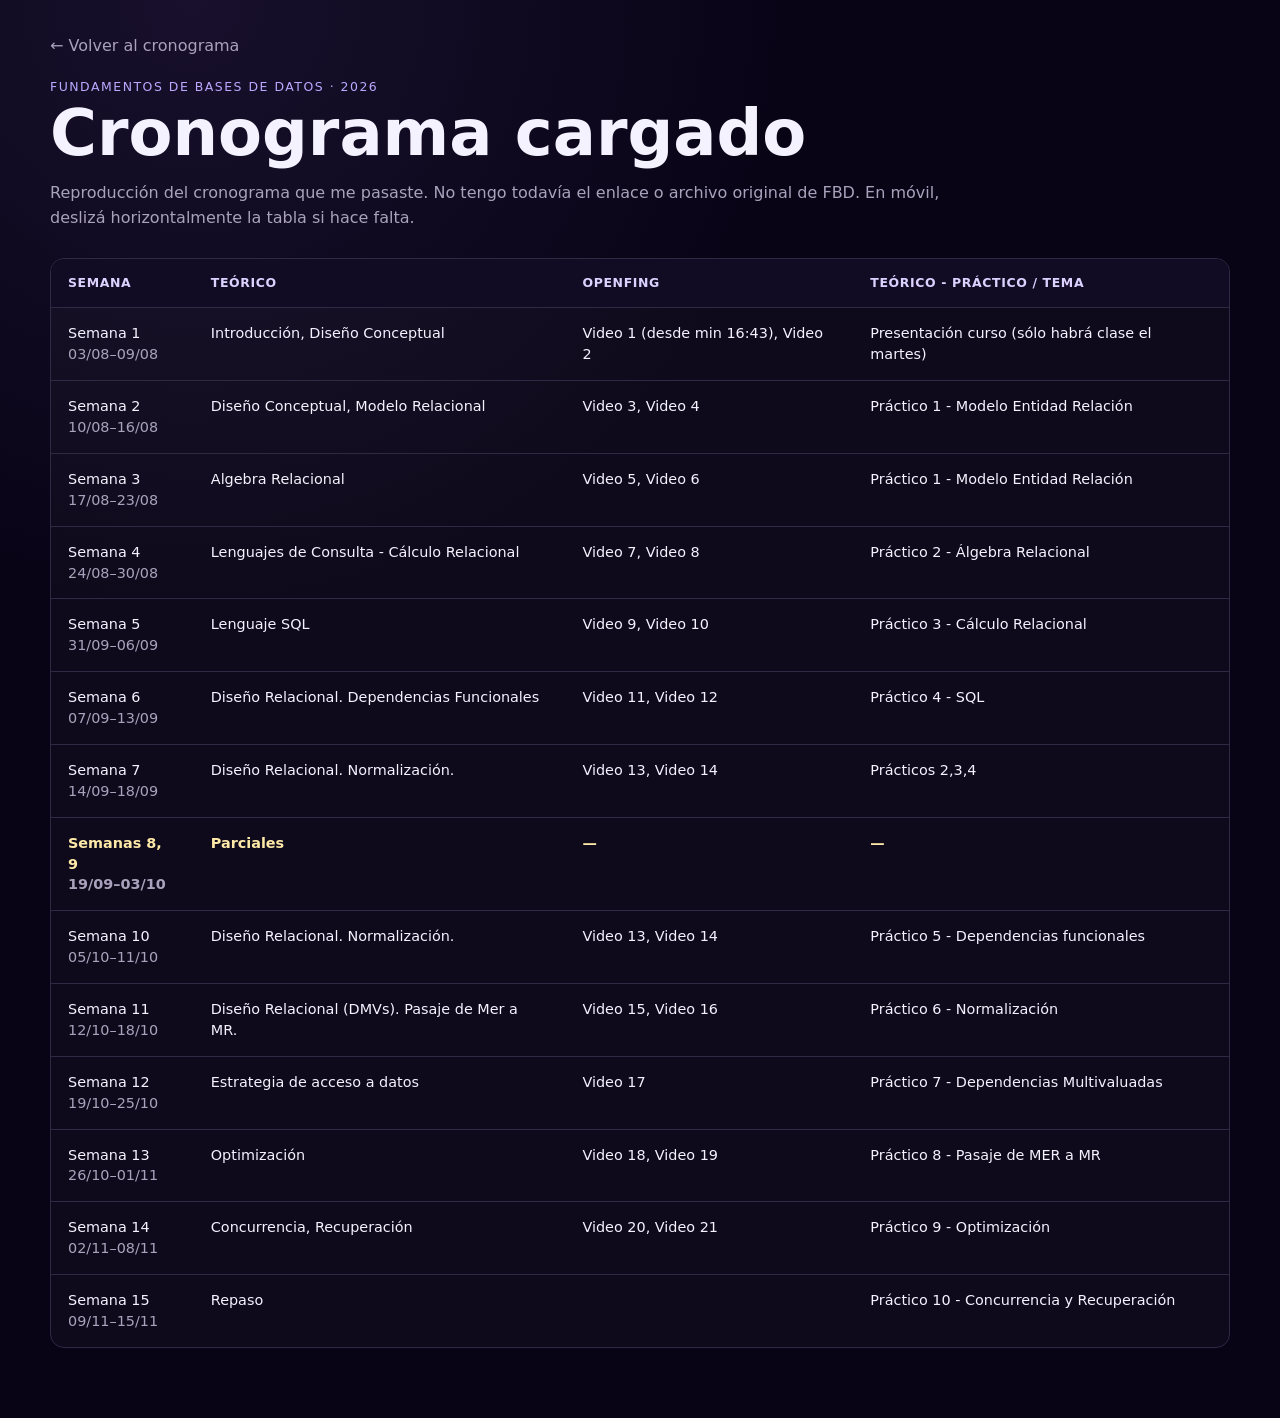
<file: plan/cronogramas/fbd-2026.html>
<!doctype html><html lang="es"><head><meta charset="utf-8"><meta name="viewport" content="width=device-width,initial-scale=1"><title>Cronograma FBD 2026</title><link rel="stylesheet" href="cronograma.css"></head><body><main><a class="back" href="../">← Volver al cronograma</a><p class="eyebrow">Fundamentos de Bases de Datos · 2026</p><h1>Cronograma cargado</h1><p class="note">Reproducción del cronograma que me pasaste. No tengo todavía el enlace o archivo original de FBD. <span class="hint">En móvil, deslizá horizontalmente la tabla si hace falta.</span></p><div class="table-wrap"><table><thead><tr><th>Semana</th><th>Teórico</th><th>OpenFing</th><th>Teórico - Práctico / Tema</th></tr></thead><tbody>
<tr><td>Semana 1<br><span class="muted">03/08–09/08</span></td><td>Introducción, Diseño Conceptual</td><td>Video 1 (desde min 16:43), Video 2</td><td>Presentación curso (sólo habrá clase el martes)</td></tr>
<tr><td>Semana 2<br><span class="muted">10/08–16/08</span></td><td>Diseño Conceptual, Modelo Relacional</td><td>Video 3, Video 4</td><td>Práctico 1 - Modelo Entidad Relación</td></tr>
<tr><td>Semana 3<br><span class="muted">17/08–23/08</span></td><td>Algebra Relacional</td><td>Video 5, Video 6</td><td>Práctico 1 - Modelo Entidad Relación</td></tr>
<tr><td>Semana 4<br><span class="muted">24/08–30/08</span></td><td>Lenguajes de Consulta - Cálculo Relacional</td><td>Video 7, Video 8</td><td>Práctico 2 - Álgebra Relacional</td></tr>
<tr><td>Semana 5<br><span class="muted">31/09–06/09</span></td><td>Lenguaje SQL</td><td>Video 9, Video 10</td><td>Práctico 3 - Cálculo Relacional</td></tr>
<tr><td>Semana 6<br><span class="muted">07/09–13/09</span></td><td>Diseño Relacional. Dependencias Funcionales</td><td>Video 11, Video 12</td><td>Práctico 4 - SQL</td></tr>
<tr><td>Semana 7<br><span class="muted">14/09–18/09</span></td><td>Diseño Relacional. Normalización.</td><td>Video 13, Video 14</td><td>Prácticos 2,3,4</td></tr>
<tr class="special"><td>Semanas 8, 9<br><span class="muted">19/09–03/10</span></td><td>Parciales</td><td>—</td><td>—</td></tr>
<tr><td>Semana 10<br><span class="muted">05/10–11/10</span></td><td>Diseño Relacional. Normalización.</td><td>Video 13, Video 14</td><td>Práctico 5 - Dependencias funcionales</td></tr>
<tr><td>Semana 11<br><span class="muted">12/10–18/10</span></td><td>Diseño Relacional (DMVs). Pasaje de Mer a MR.</td><td>Video 15, Video 16</td><td>Práctico 6 - Normalización</td></tr>
<tr><td>Semana 12<br><span class="muted">19/10–25/10</span></td><td>Estrategia de acceso a datos</td><td>Video 17</td><td>Práctico 7 - Dependencias Multivaluadas</td></tr>
<tr><td>Semana 13<br><span class="muted">26/10–01/11</span></td><td>Optimización</td><td>Video 18, Video 19</td><td>Práctico 8 - Pasaje de MER a MR</td></tr>
<tr><td>Semana 14<br><span class="muted">02/11–08/11</span></td><td>Concurrencia, Recuperación</td><td>Video 20, Video 21</td><td>Práctico 9 - Optimización</td></tr>
<tr><td>Semana 15<br><span class="muted">09/11–15/11</span></td><td>Repaso</td><td></td><td>Práctico 10 - Concurrencia y Recuperación</td></tr>
</tbody></table></div></main></body></html>
</file>
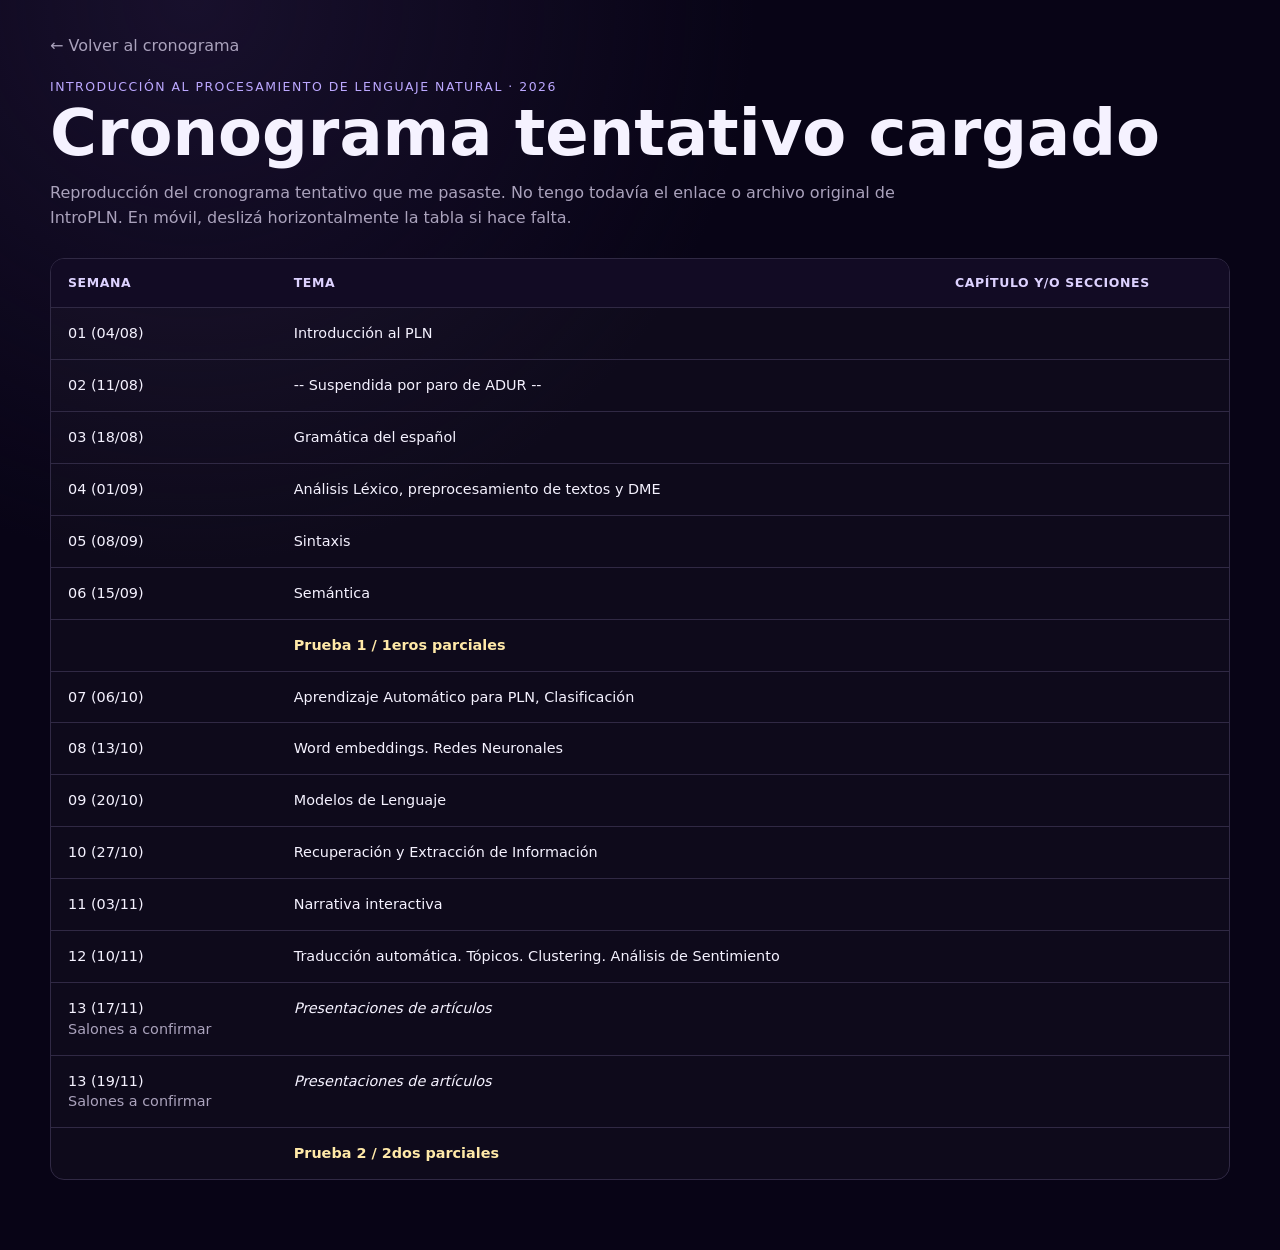
<file: plan/cronogramas/pln-2026.html>
<!doctype html><html lang="es"><head><meta charset="utf-8"><meta name="viewport" content="width=device-width,initial-scale=1"><title>Cronograma IntroPLN 2026</title><link rel="stylesheet" href="cronograma.css"></head><body><main><a class="back" href="../">← Volver al cronograma</a><p class="eyebrow">Introducción al Procesamiento de Lenguaje Natural · 2026</p><h1>Cronograma tentativo cargado</h1><p class="note">Reproducción del cronograma tentativo que me pasaste. No tengo todavía el enlace o archivo original de IntroPLN. <span class="hint">En móvil, deslizá horizontalmente la tabla si hace falta.</span></p><div class="table-wrap"><table><thead><tr><th>Semana</th><th>Tema</th><th>Capítulo y/o Secciones</th></tr></thead><tbody>
<tr><td>01 (04/08)</td><td>Introducción al PLN</td><td></td></tr>
<tr><td>02 (11/08)</td><td>-- Suspendida por paro de ADUR --</td><td></td></tr>
<tr><td>03 (18/08)</td><td>Gramática del español</td><td></td></tr>
<tr><td>04 (01/09)</td><td>Análisis Léxico, preprocesamiento de textos y DME</td><td></td></tr>
<tr><td>05 (08/09)</td><td>Sintaxis</td><td></td></tr>
<tr><td>06 (15/09)</td><td>Semántica</td><td></td></tr>
<tr class="special"><td></td><td>Prueba 1 / 1eros parciales</td><td></td></tr>
<tr><td>07 (06/10)</td><td>Aprendizaje Automático para PLN, Clasificación</td><td></td></tr>
<tr><td>08 (13/10)</td><td>Word embeddings. Redes Neuronales</td><td></td></tr>
<tr><td>09 (20/10)</td><td>Modelos de Lenguaje</td><td></td></tr>
<tr><td>10 (27/10)</td><td>Recuperación y Extracción de Información</td><td></td></tr>
<tr><td>11 (03/11)</td><td>Narrativa interactiva</td><td></td></tr>
<tr><td>12 (10/11)</td><td>Traducción automática. Tópicos. Clustering. Análisis de Sentimiento</td><td></td></tr>
<tr><td>13 (17/11)<br><span class="muted">Salones a confirmar</span></td><td><em>Presentaciones de artículos</em></td><td></td></tr>
<tr><td>13 (19/11)<br><span class="muted">Salones a confirmar</span></td><td><em>Presentaciones de artículos</em></td><td></td></tr>
<tr class="special"><td></td><td>Prueba 2 / 2dos parciales</td><td></td></tr>
</tbody></table></div></main></body></html>
</file>
<file: plan/cronogramas/cronograma.css>
:root{color-scheme:dark;font-family:Inter,ui-sans-serif,system-ui,-apple-system,BlinkMacSystemFont,"Segoe UI",sans-serif;background:#080416;color:#f5f2ff;--line:#302944;--muted:#aaa2bc;--accent:#bca8ff}
*{box-sizing:border-box}body{margin:0;background:radial-gradient(circle at 15% 0,#18102c 0,transparent 34%),#080416;color:#f5f2ff}main{width:min(1180px,calc(100% - 32px));margin:0 auto;padding:36px 0 70px}a{color:inherit}.back{display:inline-flex;margin-bottom:24px;color:var(--muted);text-decoration:none}.eyebrow{margin:0 0 8px;color:var(--accent);font-size:.78rem;text-transform:uppercase;letter-spacing:.12em}h1{margin:0;font-size:clamp(2rem,5vw,4rem);line-height:.98}p.note{max-width:900px;color:var(--muted);line-height:1.55}.table-wrap{margin-top:28px;overflow:auto;border:1px solid var(--line);border-radius:14px;background:rgba(255,255,255,.025)}table{width:100%;min-width:760px;border-collapse:collapse}th,td{padding:15px 17px;border-bottom:1px solid var(--line);vertical-align:top;text-align:left;line-height:1.45}th{position:sticky;top:0;background:#120b24;color:#ddd2ff;font-size:.78rem;text-transform:uppercase;letter-spacing:.05em}td{font-size:.9rem}tr:last-child td{border-bottom:0}.special td{font-weight:700;color:#ffe9a8}.muted{color:var(--muted)}.tag{display:inline-block;margin-top:5px;padding:4px 7px;border:1px solid var(--line);border-radius:999px;color:var(--muted);font-size:.72rem}@media(max-width:700px){main{width:min(100% - 18px,1180px);padding-top:22px}.table-wrap{border-radius:10px}table{min-width:680px}th,td{padding:12px 13px;font-size:.82rem}.hint{display:block;margin-top:10px;color:var(--muted);font-size:.72rem}}
</file>
